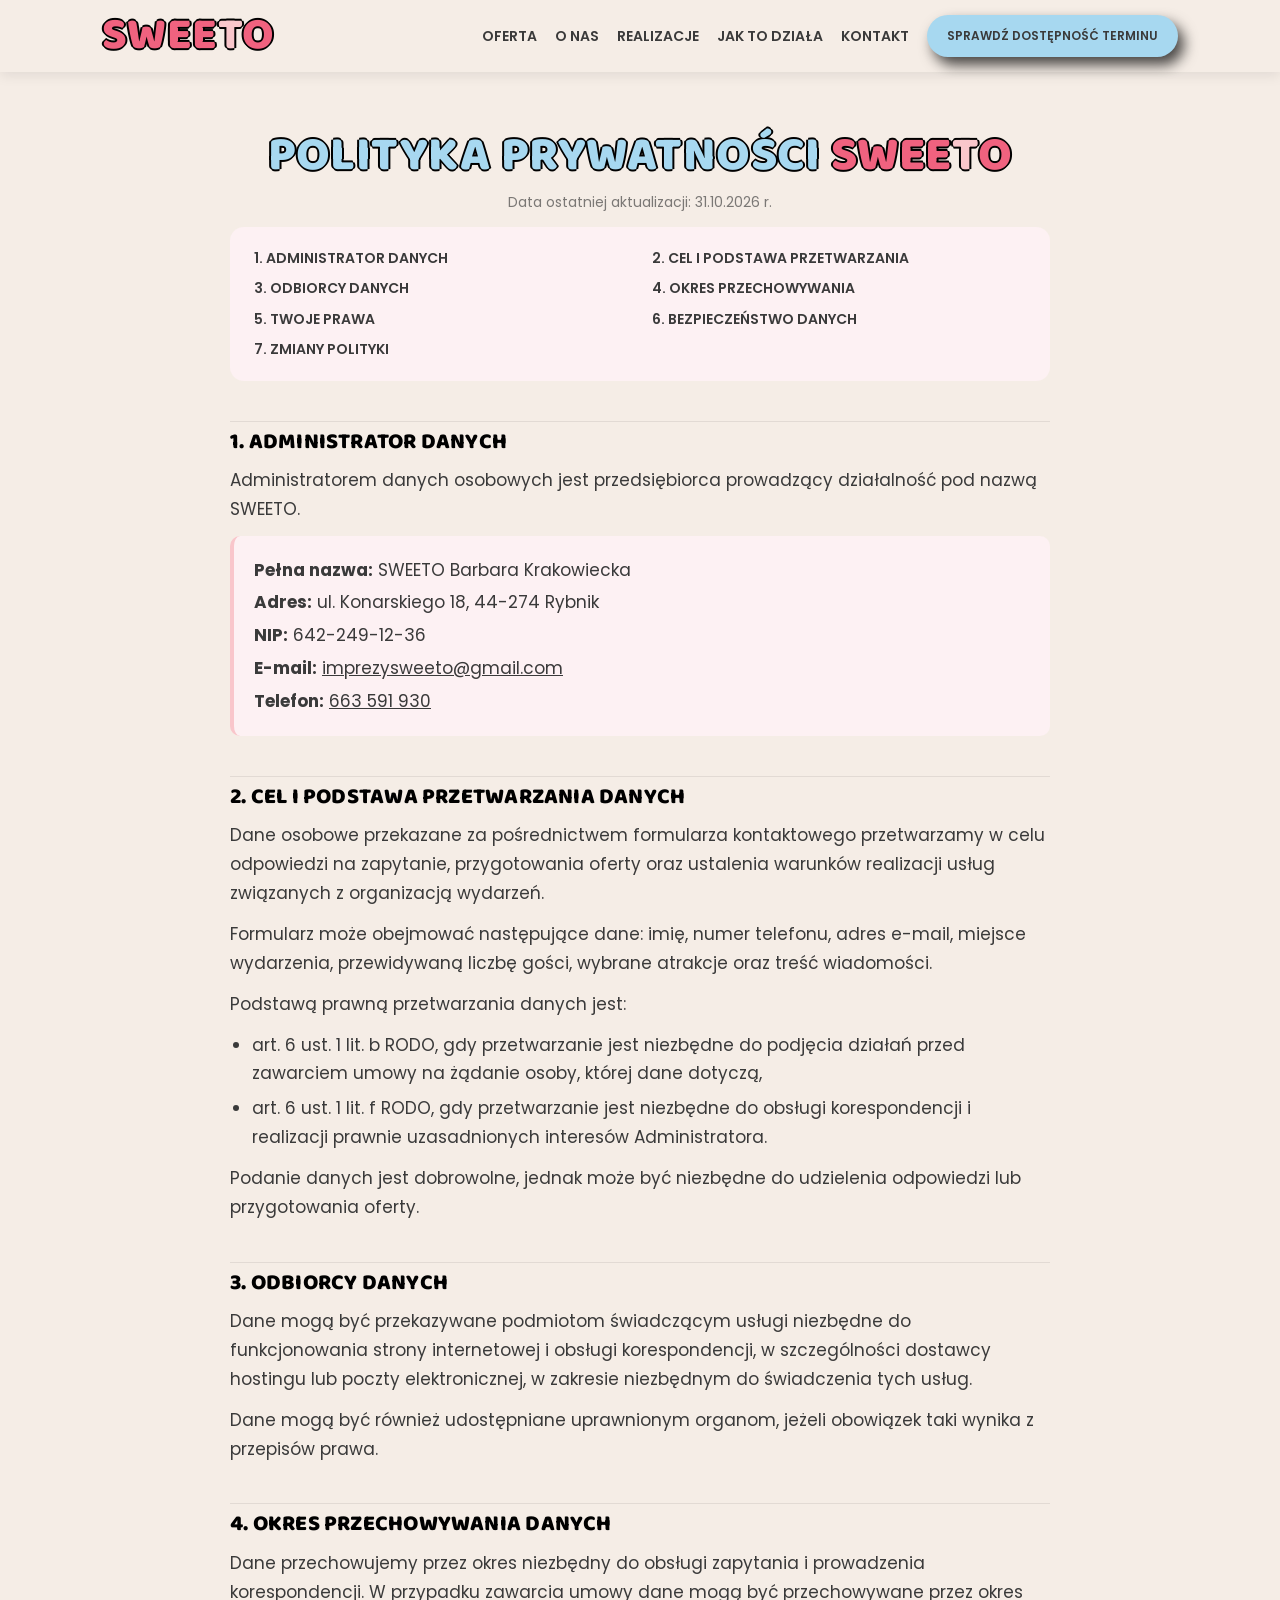
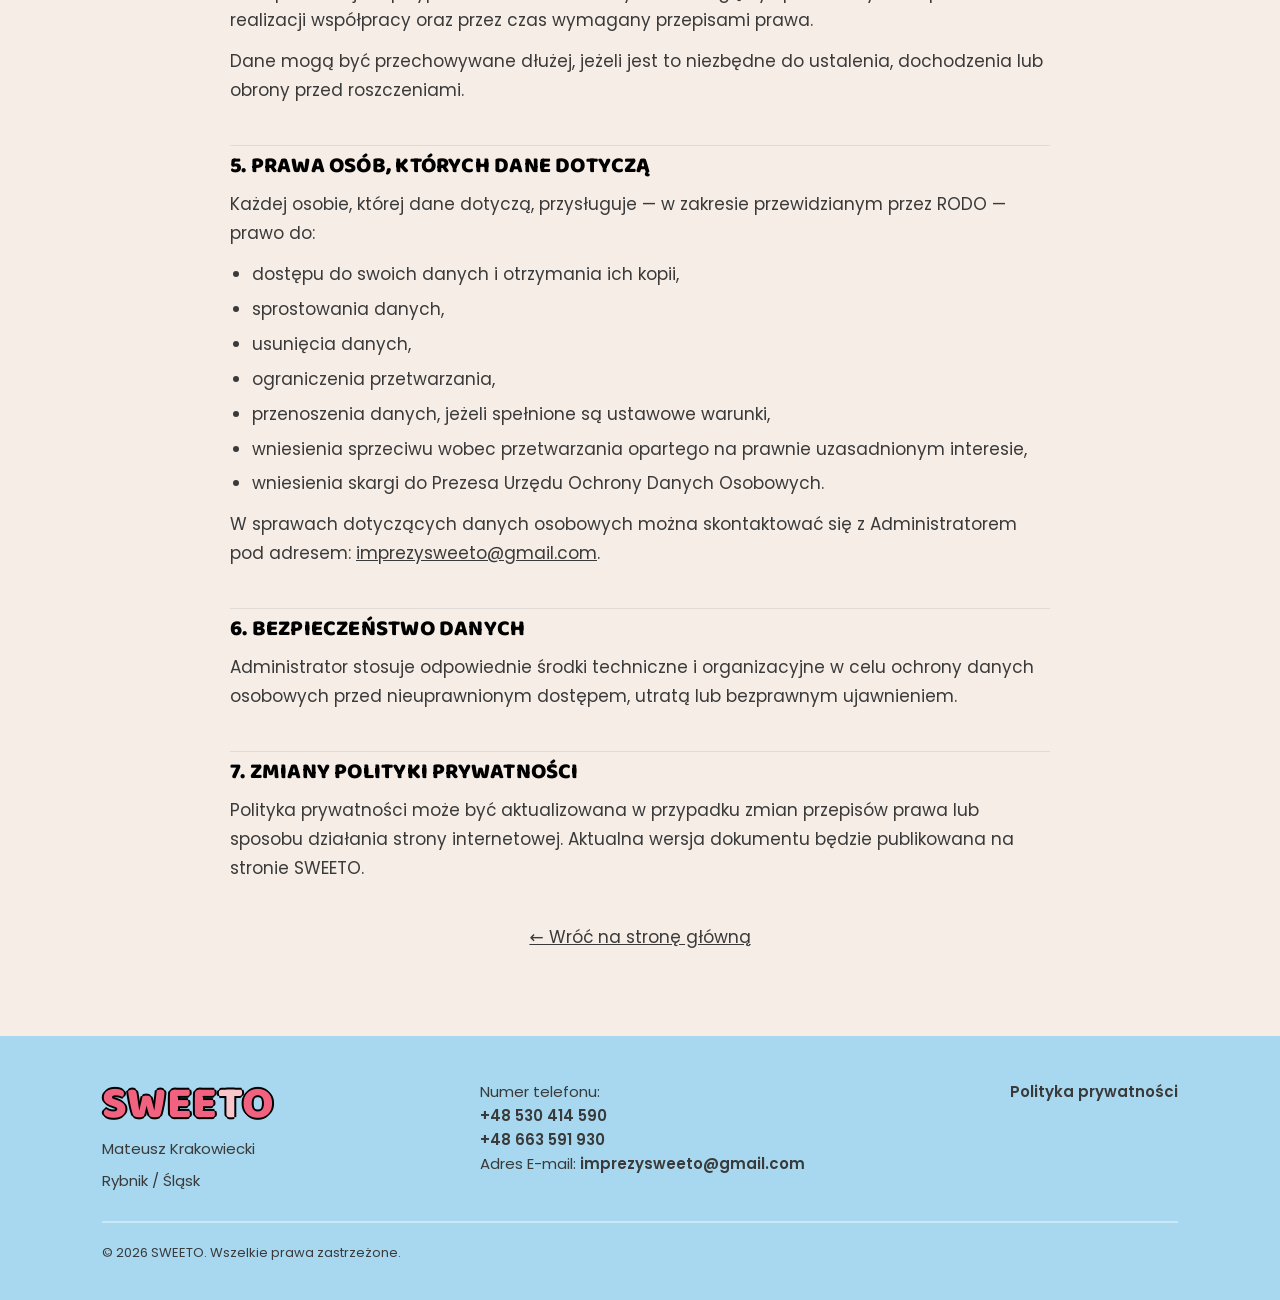
<file: polityka.html>
<!DOCTYPE html>
<html lang="pl">

<head>
    <meta charset="utf-8">
    <meta name="viewport" content="width=device-width, initial-scale=1, viewport-fit=cover">

    <title>Polityka prywatności | SWEETO</title>
    <meta name="description" content="Polityka prywatności strony SWEETO. Informacje o przetwarzaniu i ochronie danych osobowych.">

    <link rel="icon" type="image/png" href="/photo/logo.png">
    <link rel="preconnect" href="https://fonts.googleapis.com">
    <link rel="preconnect" href="https://fonts.gstatic.com" crossorigin>
    <link rel="stylesheet" href="style.css">
</head>

<body>

    <header>
        <div class="wrap bar">
            <a class="logo" href="index.html#top" aria-label="SWEETO — strona główna">SWEE<i>T</i>O</a>

            <button id="burger" aria-label="Otwórz menu" aria-expanded="false">
                <span></span><span></span><span></span>
            </button>

            <nav id="nav" aria-label="Menu główne">
                <a href="index.html#oferta">Oferta</a>
                <a href="index.html#o-nas">O nas</a>
                <a href="index.html#realizacje">Realizacje</a>
                <a href="index.html#jak">Jak to działa</a>
                <a href="index.html#kontakt">Kontakt</a>
                <a class="btn" href="index.html#kontakt">SPRAWDŹ DOSTĘPNOŚĆ TERMINU</a>
            </nav>
        </div>
    </header>

    <main>
        <section class="policy">
            <div class="wrap">
                <div class="policy-box">

                    <h1>Polityka prywatności <em>SWEE<span>T</span>O</em></h1>
                    <p class="policy-date">Data ostatniej aktualizacji: 31.10.2026 r.</p>

                    <nav class="policy-toc" aria-label="Spis treści">
                        <a href="#administrator">1. Administrator danych</a>
                        <a href="#cel">2. Cel i podstawa przetwarzania</a>
                        <a href="#odbiorcy">3. Odbiorcy danych</a>
                        <a href="#okres">4. Okres przechowywania</a>
                        <a href="#prawa">5. Twoje prawa</a>
                        <a href="#bezpieczenstwo">6. Bezpieczeństwo danych</a>
                        <a href="#zmiany">7. Zmiany polityki</a>
                    </nav>

                    <h2 id="administrator">1. Administrator danych</h2>
                    <p>Administratorem danych osobowych jest przedsiębiorca prowadzący działalność pod nazwą SWEETO.</p>
                    <div class="policy-card">
                        <p><strong>Pełna nazwa:</strong> SWEETO Barbara Krakowiecka</p>
                        <p><strong>Adres:</strong> ul. Konarskiego 18, 44-274 Rybnik</p>
                        <p><strong>NIP:</strong> 642-249-12-36</p>
                        <p><strong>E-mail:</strong> <a href="mailto:imprezysweeto@gmail.com">imprezysweeto@gmail.com</a></p>
                        <p><strong>Telefon:</strong> <a href="tel:663591930">663 591 930</a></p>
                    </div>

                    <h2 id="cel">2. Cel i podstawa przetwarzania danych</h2>
                    <p>Dane osobowe przekazane za pośrednictwem formularza kontaktowego przetwarzamy w celu odpowiedzi na zapytanie, przygotowania oferty oraz ustalenia warunków realizacji usług związanych z organizacją wydarzeń.</p>
                    <p>Formularz może obejmować następujące dane: imię, numer telefonu, adres e-mail, miejsce wydarzenia, przewidywaną liczbę gości, wybrane atrakcje oraz treść wiadomości.</p>
                    <p>Podstawą prawną przetwarzania danych jest:</p>
                    <ul>
                        <li>art. 6 ust. 1 lit. b RODO, gdy przetwarzanie jest niezbędne do podjęcia działań przed zawarciem umowy na żądanie osoby, której dane dotyczą,</li>
                        <li>art. 6 ust. 1 lit. f RODO, gdy przetwarzanie jest niezbędne do obsługi korespondencji i realizacji prawnie uzasadnionych interesów Administratora.</li>
                    </ul>
                    <p>Podanie danych jest dobrowolne, jednak może być niezbędne do udzielenia odpowiedzi lub przygotowania oferty.</p>

                    <h2 id="odbiorcy">3. Odbiorcy danych</h2>
                    <p>Dane mogą być przekazywane podmiotom świadczącym usługi niezbędne do funkcjonowania strony internetowej i obsługi korespondencji, w szczególności dostawcy hostingu lub poczty elektronicznej, w zakresie niezbędnym do świadczenia tych usług.</p>
                    <p>Dane mogą być również udostępniane uprawnionym organom, jeżeli obowiązek taki wynika z przepisów prawa.</p>

                    <h2 id="okres">4. Okres przechowywania danych</h2>
                    <p>Dane przechowujemy przez okres niezbędny do obsługi zapytania i prowadzenia korespondencji. W przypadku zawarcia umowy dane mogą być przechowywane przez okres realizacji współpracy oraz przez czas wymagany przepisami prawa.</p>
                    <p>Dane mogą być przechowywane dłużej, jeżeli jest to niezbędne do ustalenia, dochodzenia lub obrony przed roszczeniami.</p>

                    <h2 id="prawa">5. Prawa osób, których dane dotyczą</h2>
                    <p>Każdej osobie, której dane dotyczą, przysługuje — w zakresie przewidzianym przez RODO — prawo do:</p>
                    <ul>
                        <li>dostępu do swoich danych i otrzymania ich kopii,</li>
                        <li>sprostowania danych,</li>
                        <li>usunięcia danych,</li>
                        <li>ograniczenia przetwarzania,</li>
                        <li>przenoszenia danych, jeżeli spełnione są ustawowe warunki,</li>
                        <li>wniesienia sprzeciwu wobec przetwarzania opartego na prawnie uzasadnionym interesie,</li>
                        <li>wniesienia skargi do Prezesa Urzędu Ochrony Danych Osobowych.</li>
                    </ul>
                    <p>W sprawach dotyczących danych osobowych można skontaktować się z Administratorem pod adresem: <a href="mailto:imprezysweeto@gmail.com">imprezysweeto@gmail.com</a>.</p>


                    <h2 id="bezpieczenstwo">6. Bezpieczeństwo danych</h2>
                    <p>Administrator stosuje odpowiednie środki techniczne i organizacyjne w celu ochrony danych osobowych przed nieuprawnionym dostępem, utratą lub bezprawnym ujawnieniem.</p>

                    <h2 id="zmiany">7. Zmiany polityki prywatności</h2>
                    <p>Polityka prywatności może być aktualizowana w przypadku zmian przepisów prawa lub sposobu działania strony internetowej. Aktualna wersja dokumentu będzie publikowana na stronie SWEETO.</p>

                    <p class="policy-back"><a href="index.html">&larr; Wróć na stronę główną</a></p>
                </div>
            </div>
        </section>
    </main>

    <footer>
        <div class="wrap">
            <div>
                <a class="logo" href="index.html">SWEE<i>T</i>O</a>
                <p style="margin:8px 0 0">Mateusz Krakowiecki</p>
                <p style="margin:8px 0 0">Rybnik / Śląsk</p>
            </div>

            <div>
                <span class="label">Numer telefonu:</span>
                <br>
                <a href="tel:+48530414590">+48 530 414 590</a>
                <br>
                <a href="tel:663591930">+48 663 591 930</a>
                <br>
                <span class="label">Adres E-mail:</span>
                <a href="mailto:imprezysweeto@gmail.com">imprezysweeto@gmail.com</a>
            </div>

            <div>
                <a href="polityka.html">Polityka prywatności</a>
            </div>

            <p class="copy">© <span id="yr">2026</span> SWEETO. Wszelkie prawa zastrzeżone.</p>
        </div>
    </footer>

    <script src="script.js"></script>

</body>
</html>
</file>
<file: style.css>
@import url("https://fonts.googleapis.com/css2?family=Baloo+2:wght@600;800&family=Poppins:wght@400;500;600&display=swap");

/* SWEETO — style strony.
   KOLORY zmieniasz w :root poniżej: --orange (nagłówki, przyciski), --pink / --mint / --sun (karty), --bg (tło strony), --ink (tekst). */
:root {
   --babyBlue: #A7D8F0;
   --orange2: #FF7A00;
   --berry: #F0627F;
   --pink: #F9C6CB;
   --mint: #BFE2DC;
   --sun: #FFE3A3;
   --bg: #F5EDE6;
   --ink: #3a3a3a;
   --shadow: 7px 10px 14px rgba(0, 0, 0, .2);
   color-scheme: light;
   box-sizing: border-box;
   padding-top: env(safe-area-inset-top, 0px);
   padding-bottom: env(safe-area-inset-bottom, 0px)
}

*,
*::before,
*::after {
   box-sizing: inherit
}

html {
   scroll-behavior: smooth;
   scroll-padding-top: calc(84px + env(safe-area-inset-top, 0px))
}

body {
   margin: 0;
   background: var(--bg);
   color: var(--ink);
   font: 400 17px/1.6 Poppins, system-ui, sans-serif;
   overflow-x: hidden
}

h1,
h2,
h3,
.logo {
   color: var(--berry);
   font-family: "Baloo 2", Impact, system-ui, sans-serif;
   font-weight: 800;
   line-height: 1.1;
   margin: 0;
   text-transform: uppercase;
   letter-spacing: .01em;

}

a {
   color: inherit
}

.wrap {
   max-width: 1120px;
   margin: 0 auto;
   padding: 0 22px
}

section {
   padding: 84px 0
}

h2 {
   text-shadow: -2px 0 #000000, 0 2px #000, 2px 0 #000, 0 -2px #000;
   font-size: clamp(34px, 6vw, 60px);
   color: var(--babyBlue);
   text-align: center;
   margin: 0 auto;
   max-width: 20ch
}

.lead {
   text-align: center;
   max-width: 52ch;
   margin: 16px auto 0
}

.btn {
   display: inline-block;
   padding: 16px 34px;
   border-radius: 999px;
   text-decoration: none;
   text-underline-offset: 3px;
   border: 0;
   background: var(--babyBlue);
   color: var(--ink);
   box-shadow: 6px 8px 14px rgb(0 0 0 / 71%);
   transition: transform .2s, box-shadow .2s;
   cursor: pointer;
   font: 600 15px Poppins, sans-serif;
   text-align: center;
   text-transform: uppercase
}

.btn:hover {
   transform: translateY(-3px);
   box-shadow: 6px 12px 16px rgba(0, 0, 0, .28)
}

.btn.ghost {
   background: var(--sun)
}

:focus-visible {
   outline: 3px solid var(--orange2);
   outline-offset: 3px
}

/* menu */
header {
   position: sticky;
   top: 0;
   z-index: 20;
   background: var(--bg);
   box-shadow: 0 4px 12px rgba(0, 0, 0, .08);
   padding-top: env(safe-area-inset-top, 0px)
}

.bar {
   display: flex;
   align-items: center;
   justify-content: space-between;
   height: 72px
}

.logo {
   font-size: 45px;
   text-decoration: none;
   color: var(--berry);
   text-shadow: -2px 0 #000000, 0 2px #000, 2px 0 #000, 0 -2px #000;
}

.logo i {
   font-style: normal;
   color: var(--pink);

}

nav {
   display: flex;
   align-items: center;
   gap: 18px
}

nav a:not(.btn) {
   text-decoration: none;
   font-weight: 600;
   font-size: 14px;
   text-transform: uppercase
}

nav a:not(.btn):hover {
   color: var(--babyBlue)
}

nav .btn {
   padding: 12px 20px;
   font-size: 12px
}

#burger {
   display: none;
   background: none;
   border: 0;
   width: 48px;
   height: 48px;
   padding: 12px;
   cursor: pointer
}

#burger span {
   display: block;
   height: 4px;
   background: var(--babyBlue);
   margin: 6px 0;
   border-radius: 2px
}

@media(max-width:1000px) {
   #burger {
      display: block
   }

   nav {
      position: absolute;
      left: 0;
      right: 0;
      top: 100%;
      flex-direction: column;
      align-items: stretch;
      gap: 0;
      background: var(--bg);
      box-shadow: 0 10px 12px rgba(0, 0, 0, .12);
      padding: 8px 22px 22px;
      display: none
   }

   nav.open {
      display: flex
   }

   nav a:not(.btn) {
      padding: 16px 0;
      border-bottom: 2px solid var(--pink);
      font-size: 16px
   }

   nav .btn {
      margin-top: 18px;
      padding: 16px;
      font-size: 14px
   }
}

/* hero */
.hero {
   padding: 48px 0 84px
}

.hero .wrap {
   display: grid;
   grid-template-columns: 1.1fr .9fr;
   gap: 48px;
   align-items: center
}

h1 {
   font-size: clamp(42px, 7.5vw, 84px);
   color: var(--babyBlue);
   text-shadow: -2px 0 #000000, 0 2px #000, 2px 0 #000, 0 -2px #000;
}

h1 em {
   font-style: normal;
   color: var(--berry)
}

.hero p.sub {
   font-size: 20px;
   font-weight: 500;
   margin: 22px 0 10px;
   max-width: 34ch
}

.hero p.sup {
   max-width: 46ch;
   margin: 0 0 30px
}

.ctas {
   display: flex;
   gap: 16px;
   flex-wrap: wrap
}

.hero-art {
   position: relative;
   aspect-ratio: 4/3;
   border-radius: 56px;
   background: var(--pink);
   box-shadow: var(--shadow);
   display: grid;
   place-items: center;
   overflow: hidden
}

.hero-art svg {
   width: 58%;
   height: auto;
   position: relative
}

.hero-art .tag {
   position: absolute;
   bottom: 16px;
   left: 0;
   right: 0;
   text-align: center;
   font-size: 12px;
   padding: 0 20px
}

.dot {
   position: absolute;
   border-radius: 50%
}

/* oferta */
.list {
   display: grid;
   grid-template-columns: repeat(3, 1fr);
   gap: 44px 28px;
   margin-top: 64px
}

.item {
   position: relative;
   display: flex;
   flex-direction: column;
   align-items: center;
   text-align: center;
   gap: 10px;
   padding: 44px 26px 30px;
   border-radius: 48px;
   box-shadow: var(--shadow);
   background: var(--pink)
}

.item:nth-child(3n+2) {
   background: var(--mint)
}

.item:nth-child(3n) {
   background: var(--sun)
}

.sw {
   position: absolute;
   top: -22px;
   left: 14px;
   font-size: 48px;
   line-height: 1
}

.item h3 {
   font-size: 28px;
   color: var(--orange2)
}

.item p {
   margin: 0;
   font-size: 15px
}

.item b {
   display: block;
   font-weight: 600;
   margin-top: 10px
}

.item .btn {
   margin-top: auto;
   padding: 13px 24px;
   font-size: 13px;
   white-space: nowrap
}

.item p {
   margin-bottom: 14px
}

/* o nas */
.about .wrap {
   display: grid;
   grid-template-columns: .9fr 1.1fr;
   gap: 56px;
   align-items: center
}

.about h2 {
   text-align: left;
   margin: 0
}

.about p {
   margin: 18px 0 0;
   max-width: 54ch
}

.about .call {
    font-weight: 600;
    font-size: 22px;
    margin-top: 5px;
}

.ph {
   border: 3px dashed rgba(0, 0, 0, .2);
   border-radius: 40px;
   background: var(--mint);
   box-shadow: var(--shadow);
   display: grid;
   place-items: center;
   text-align: center;
   padding: 16px;
   font-size: 13px;
   font-weight: 600;
   min-height: 120px;
   overflow: hidden
}

.about .ph {
   min-height: 0
}

.ph img,
.hero-art img {
   width: 100%;
   height: 100%;
   object-fit: cover;
   display: block;
   border-radius: inherit
}

.ph:has(img) {
   border: 0;
   padding: 0;
   display: block
}

.ph:has(img) img {
   height: auto;
   object-fit: contain
}

.ph img.contain {
   object-fit: contain;
   padding: 8%
}

/* galeria */
.gal {
   margin-top: 48px
}

.gal .row {
   display: flex;
   gap: 16px;
   margin-bottom: 16px
}

.gal .ph {
   margin: 0;
   min-width: 0;
   min-height: 0;
   flex: var(--r, 1) 1 0
}

.gal .ph:nth-child(3n+1) {
   background: var(--pink)
}

.gal .ph:nth-child(3n) {
   background: var(--sun)
}

/* opinie */
.rev {
   display: grid;
   grid-template-columns: repeat(3, 1fr);
   gap: 28px;
   margin-top: 48px
}

.rev blockquote {
   margin: 0;
   padding: 32px 28px;
   border-radius: 40px;
   box-shadow: var(--shadow);
   background: var(--pink)
}

.rev blockquote:nth-child(2) {
   background: var(--mint)
}

.rev blockquote:nth-child(3) {
   background: var(--sun)
}

.rev p {
   margin: 0 0 14px;
   font-size: 18px;
   font-weight: 500
}

.rev small {
   display: block
}

/* jak to działa */
.steps {
   list-style: none;
   padding: 0;
   margin: 64px 0 0;
   display: grid;
   grid-template-columns: repeat(4, 1fr);
   gap: 48px 24px
}

.steps li {
   position: relative;
   padding: 48px 22px 28px;
   border-radius: 40px;
   box-shadow: var(--shadow);
   background: var(--pink);
   text-align: center
}

.steps li:nth-child(2) {
   background: var(--mint)
}

.steps li:nth-child(3) {
   background: var(--sun)
}

.steps li:nth-child(4) {
   background: #FFF9F3
}

.num {
   position: absolute;
   top: -24px;
   left: 50%;
   transform: translateX(-50%);
   width: 54px;
   height: 54px;
   border-radius: 50%;
   background: var(--babyBlue);
   color: #fff;
   font: 800 30px/54px "Baloo 2", sans-serif;
   box-shadow: 3px 5px 8px rgba(0, 0, 0, .22)
}

.steps h3 {
   font-size: 24px;
   color: var(--orange2)
}

.steps p {
   margin: 10px 0 0;
   font-size: 15px
}

/* faq */
.faq .in {
   margin-top: 44px
}

details {
   background: #FFF9F3;
   border-radius: 28px;
   box-shadow: 5px 7px 10px rgba(0, 0, 0, .14);
   max-width: 820px;
   margin: 0 auto 16px;
   padding: 0 28px
}

summary {
   list-style: none;
   cursor: pointer;
   padding: 22px 40px 22px 0;
   font-weight: 600;
   font-size: 18px;
   position: relative
}

summary::-webkit-details-marker {
   display: none
}

summary::after {
   content: "+";
   position: absolute;
   right: 0;
   top: 50%;
   transform: translateY(-50%);
   font-size: 34px;
   color: var(--babyBlue);
   transition: transform .25s
}

details[open] summary::after {
   transform: translateY(-50%) rotate(45deg)
}

details p {
   margin: 0 0 22px
}

/* cta */
.cta .box {
   background: var(--pink);
   border-radius: 56px;
   box-shadow: var(--shadow);
   padding: clamp(32px, 6vw, 72px);
   position: relative;
   overflow: hidden;
   text-align: center
}

.cta h2 {
   max-width: 18ch;
   position: relative
}

.cta p {
   max-width: 52ch;
   margin: 16px auto 28px;
   position: relative
}

.cta .btn {
   position: relative
}

.cta .blob {
   position: absolute;
   left: -50px;
   bottom: -60px;
   width: 200px;
   height: 200px;
   border-radius: 50%;
   background: var(--mint)
}

/* formularz */
.form-grid {
   display: grid;
   grid-template-columns: .8fr 1.2fr;
   gap: 48px;
   align-items: start
}

.form-grid h2 {
   text-align: left;
   margin: 0
}

.form-grid .lead {
   text-align: left;
   margin-left: 0
}

.contact-list {
    display: flex;
    flex-direction: column;
    /* align-items: center; */
    gap: 8px;
    margin-top: 5%;
}

.contact-list .label {
    font-size: 18px;
    font-weight: 400;
    margin-bottom: 5px;
}

.contact-list a {
    font-size: 18px;
    text-decoration: none;
}

.contact-list .location {
    font-size: 16px;
    margin-top: 5px;
}

form {
   display: grid;
   grid-template-columns: 1fr 1fr;
   gap: 18px;
   background: var(--pink);
   border-radius: 48px;
   box-shadow: var(--shadow);
   padding: clamp(24px, 4vw, 44px)
}

.f {
   display: flex;
   flex-direction: column;
   gap: 6px
}

.f.full {
   grid-column: 1/-1
}

label {
   font-weight: 600;
   font-size: 14px
}

input,
select,
textarea {
   font: inherit;
   color: var(--ink);
   background: #fff;
   border: 2px solid transparent;
   border-radius: 18px;
   padding: 13px 16px;
   width: 100%
}

input:focus,
select:focus,
textarea:focus {
   border-color: var(--babyBlue);
   outline: 0
}

.err {
   color: #b3261e;
   font-size: 13px;
   font-weight: 600
}

.invalid input,
.invalid select,
.invalid textarea {
   border-color: #b3261e
}

fieldset {
   border: 0;
   padding: 0;
   margin: 0
}

.chips {
   display: flex;
   flex-wrap: wrap;
   gap: 8px;
   margin-top: 8px
}

.chips label {
   font-weight: 500;
   display: flex;
   align-items: center;
   gap: 8px;
   background: #fff;
   border-radius: 999px;
   padding: 9px 16px;
   cursor: pointer
}

.chips input {
   width: auto;
   accent-color: var(--babyBlue)
}

.chk {
   display: flex;
   gap: 10px;
   align-items: flex-start;
   font-weight: 400
}

.chk input {
   width: 22px;
   height: 22px;
   margin-top: 3px;
   flex: none;
   accent-color: var(--babyBlue)
}

.ok {
   display: none;
   background: #20eb2070;
   padding: 24px;
   border-radius: 24px;
   font-weight: 600;
   grid-column: 1 / -1;
   border: 1px solid #36af3638;
}

.note {
   font-size: 13px
}

@media(max-width:900px) {
   section {
      padding: 60px 0
   }

   .hero .wrap,
   .about .wrap,
   .form-grid {
      grid-template-columns: 1fr;
      gap: 36px
   }

   .hero-art {
      max-width: 380px;
      margin: 0 auto;
      width: 100%
   }

   .list {
      grid-template-columns: 1fr;
      gap: 48px
   }

   .rev {
      grid-template-columns: 1fr
   }

   .steps {
      grid-template-columns: 1fr
   }

   .gal .row {
      display: block;
      margin: 0
   }

   .gal .ph {
      margin-bottom: 16px
   }

   form {
      grid-template-columns: 1fr
   }

   .ctas .btn,
   .cta .btn {
      width: 100%
   }
}

/* stopka */
footer {
   background: var(--babyBlue);
   padding: 44px 0 36px;
   font-size: 15px
}

footer .wrap {
   display: flex;
   flex-wrap: wrap;
   justify-content: space-between;
   gap: 28px
}

footer a {
   text-decoration: none;
   font-weight: 600
}

footer .logo {
   color: var(--berry);

}

footer .logo i {

   color: var(--pink);
}

footer .copy {
   width: 100%;
   font-size: 13px;
   border-top: 2px solid rgba(255, 255, 255, .4);
   padding-top: 20px;
   margin: 0
}

.gallery { display: flex; flex-direction: column; gap: 12px; margin-top: 24px; }

.g-item {
  padding: 0; border: 0; background: #eee; cursor: zoom-in;
  overflow: hidden; border-radius: 14px; display: block; width: 100%;
}
.g-item img {
  width: 100%; height: 100%; object-fit: cover; display: block;
  transition: transform .35s ease;
}
.g-item:hover img { transform: scale(1.04); }

/* góra: duże po lewej, 2 po prawej */
.g-top {
  display: grid; gap: 12px;
  grid-template-columns: 2fr 1fr;
  grid-template-rows: 1fr 1fr;
  height: 520px;
}
.g-big { grid-column: 1; grid-row: 1 / span 2; }
.g-s1  { grid-column: 2; grid-row: 1; }
.g-s2  { grid-column: 2; grid-row: 2; }

/* dół: 4 zdjęcia */
.g-bottom { display: grid; gap: 12px; grid-template-columns: repeat(4, 1fr); }
.g-bottom .g-item { aspect-ratio: 3 / 4; }

@media (max-width: 800px) {
  .g-top { grid-template-columns: 1fr 1fr; grid-template-rows: 260px 180px; height: auto; }
  .g-big { grid-column: 1 / span 2; grid-row: 1; }
  .g-s1  { grid-column: 1; grid-row: 2; }
  .g-s2  { grid-column: 2; grid-row: 2; }
  .g-bottom { grid-template-columns: repeat(2, 1fr); }
}

/* lightbox */
.lb {
  position: fixed; inset: 0; z-index: 9999;
  background: rgba(0,0,0,.92);
  display: flex; align-items: center; justify-content: center;
}
.lb[hidden] { display: none; }
.lb-img {
  max-width: 90vw; max-height: 88vh; object-fit: contain;
  border-radius: 8px; -webkit-user-select: none; user-select: none; touch-action: pan-y;
}
.lb-close, .lb-nav {
  position: absolute; border: 0; cursor: pointer; color: #fff;
  background: rgba(255,255,255,.15); border-radius: 50%;
  width: 48px; height: 48px; font-size: 22px; line-height: 1;
}
.lb-close:hover, .lb-nav:hover { background: rgba(255,255,255,.3); }
.lb-close { top: 18px; right: 18px; font-size: 30px; }
.lb-prev { left: 18px; top: 50%; transform: translateY(-50%); }
.lb-next { right: 18px; top: 50%; transform: translateY(-50%); }
.lb-count { position: absolute; bottom: 18px; left: 50%; transform: translateX(-50%); color: #fff; font-size: 14px; opacity: .8; }
.sw-vids {
  display: grid; gap: 12px; margin-top: 24px;
  grid-template-columns: repeat(4, 1fr);
}
.sw-vid {
  position: relative; overflow: hidden; cursor: pointer;
  border-radius: 14px; background: #000;
  aspect-ratio: 3 / 4;
}
.sw-vid video {
  width: 100%; height: 100%; object-fit: cover; display: block;
  pointer-events: none; transition: transform .35s ease;
}
.sw-vid:hover video { transform: scale(1.04); }

.sw-play {
  position: absolute; top: 50%; left: 50%;
  width: 60px; height: 60px; margin: -30px 0 0 -30px;
  border-radius: 50%; background: rgba(0,0,0,.55); pointer-events: none;
}
.sw-play::after {
  content: ""; position: absolute; top: 50%; left: 50%;
  transform: translate(-35%, -50%);
  border-style: solid; border-width: 11px 0 11px 18px;
  border-color: transparent transparent transparent #fff;
}

@media (max-width: 800px) {
  .sw-vids { grid-template-columns: repeat(2, 1fr); }
}

/* okno z powiększonym filmem */
.sw-lb {
  position: fixed; inset: 0; z-index: 2147483647;
  background: rgba(0,0,0,.92);
  display: none; align-items: center; justify-content: center;
}
.sw-lb.open { display: flex; }
.sw-lb video {
  max-width: 90vw; max-height: 85vh; border-radius: 8px; background: #000;
}
.sw-lb button {
  position: absolute; border: 0; cursor: pointer; color: #fff;
  background: rgba(255,255,255,.15); border-radius: 50%;
  width: 48px; height: 48px; font-size: 22px; line-height: 1;
}
.sw-lb button:hover { background: rgba(255,255,255,.3); }
.sw-x { top: 18px; right: 18px; font-size: 30px !important; }
.sw-prev { left: 18px; top: 50%; transform: translateY(-50%); }
.sw-next { right: 18px; top: 50%; transform: translateY(-50%); }
.sw-cnt {
  position: absolute; bottom: 14px; left: 50%; transform: translateX(-50%);
  color: #fff; font-size: 14px; opacity: .8;
}
@media(prefers-reduced-motion:reduce) {
   * {
      animation: none !important;
      transition: none !important
   }

   html {
      scroll-behavior: auto
   }
}


.policy { padding: 56px 0 72px; }

.policy-box { max-width: 820px; margin: 0 auto; }

.policy h1 {
  text-align: center;
  font-size: clamp(30px, 5vw, 48px);
  line-height: 1.15;
  margin: 0 0 8px;
}
.policy h1 em span { color: #F9C6CB; }

.policy-date {
  text-align: center; opacity: .65; font-size: 14px; margin: 0 0 32px;
}

.policy-toc {
  display: grid; grid-template-columns: repeat(2, 1fr); gap: 8px 24px;
  background: #fdf1f3; border-radius: 14px; padding: 20px 24px; margin-bottom: 40px;
}
.policy-toc a { text-decoration: none; font-size: 15px; }
.policy-toc a:hover { text-decoration: underline; }

.policy h2 {
    font-size: 22px;
    margin: 40px 0 12px;
    padding-top: 8px;
    border-top: 1px solid rgba(0, 0, 0, .08);
    scroll-margin-top: 90px;
    display: block;
    width: 100%;
    max-width: none;
    white-space: normal;
    text-wrap: wrap;
    word-break: normal;
    overflow-wrap: normal;
    hyphens: none;
    text-shadow: none;
    color: black;
    text-align: justify;

}
.policy p, .policy li { line-height: 1.7; }
.policy p { margin: 0 0 12px; }
.policy ul { margin: 0 0 12px; padding-left: 22px; }
.policy li { margin-bottom: 6px; }

.policy-card {
  background: #fdf1f3; border-left: 4px solid #F9C6CB;
  border-radius: 10px; padding: 16px 20px; margin: 12px 0 16px;
}
.policy-card p { margin: 4px 0; }

.policy-back { margin-top: 40px !important; text-align: center; }

@media (max-width: 600px) {
  .policy { padding: 36px 0 56px; }
  .policy-toc { grid-template-columns: 1fr; }
}
</file>
